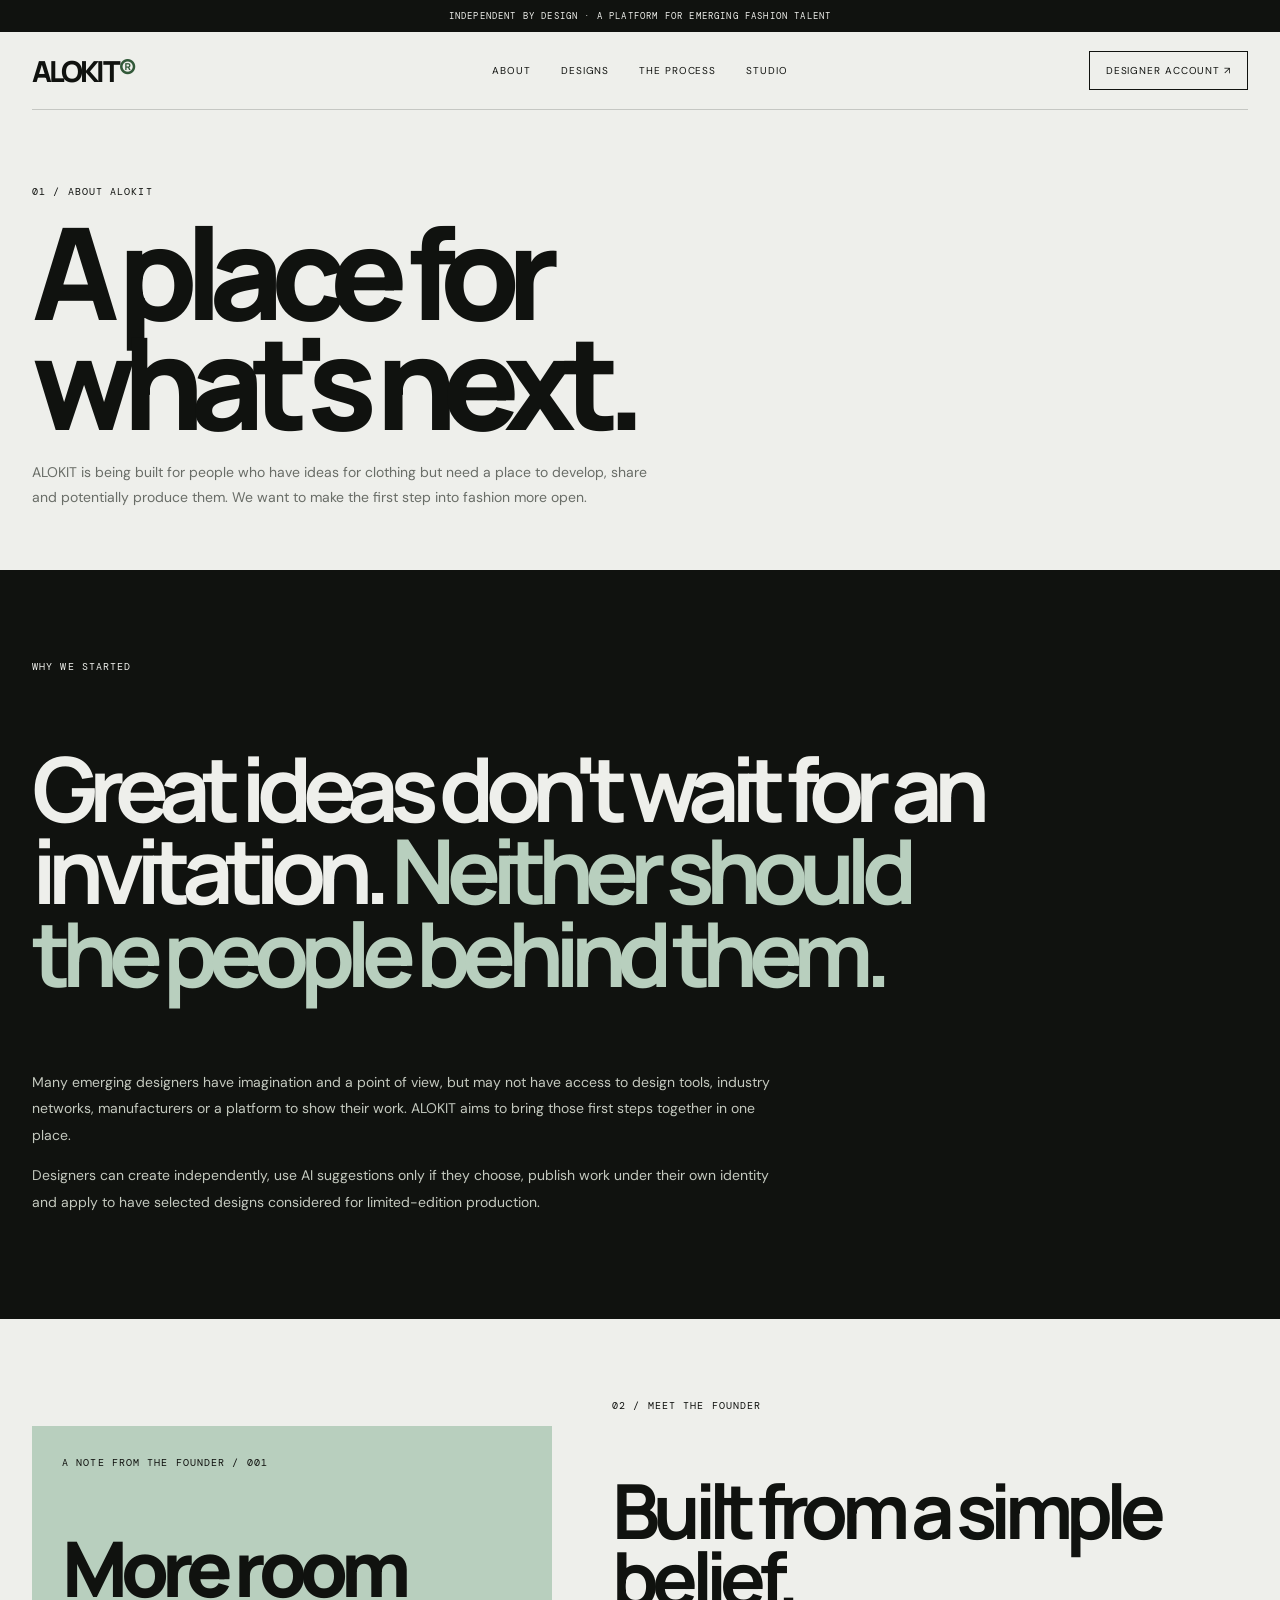
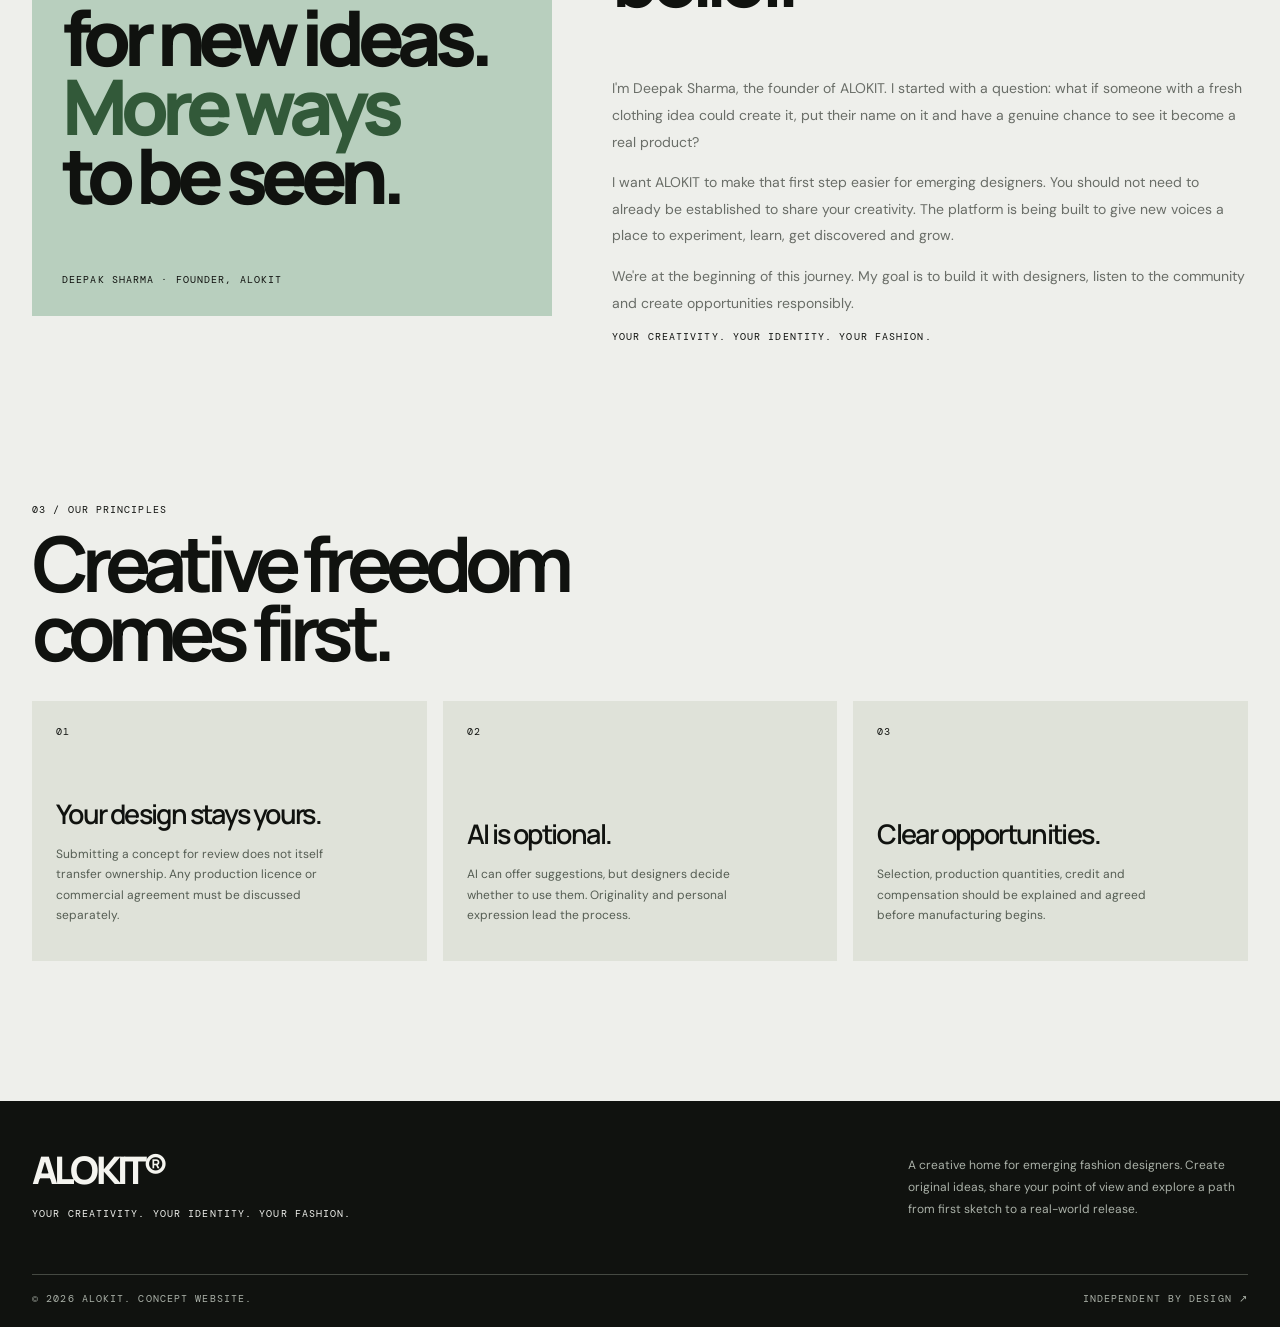
<file: about.html>
<!doctype html><html lang="en"><head><meta charset="utf-8"><meta name="viewport" content="width=device-width,initial-scale=1"><title>About ALOKIT — The idea and the founder</title><link rel="stylesheet" href="assets/style.css"></head><body><div class="topbar">Independent by design · A platform for emerging fashion talent</div>
<header class="wrap nav"><a class="brand" href="index.html">ALOKIT<span>®</span></a>
<nav class="navlinks" id="navlinks"><a href="about.html">About</a><a href="designs.html">Designs</a><a href="process.html">The process</a><a href="studio.html">Studio</a></nav>
<a class="nav-action" href="account.html?next=studio.html">Designer account ↗</a><button class="menu" id="menu" aria-label="Open navigation">☰</button></header><main>
<section class="wrap page-hero"><div class="mono">01 / About ALOKIT</div><h1>A place for<br>what's next.</h1><p>ALOKIT is being built for people who have ideas for clothing but need a place to develop, share and potentially produce them. We want to make the first step into fashion more open.</p></section>
<section class="manifesto"><div class="wrap"><div class="mono">Why we started</div><h2>Great ideas don't wait for an invitation. <em>Neither should the people behind them.</em></h2><p>Many emerging designers have imagination and a point of view, but may not have access to design tools, industry networks, manufacturers or a platform to show their work. ALOKIT aims to bring those first steps together in one place.</p><p>Designers can create independently, use AI suggestions only if they choose, publish work under their own identity and apply to have selected designs considered for limited-edition production.</p></div></section>
<section class="wrap section founder" id="founder"><div class="founder-art"><div class="mono">A note from the founder / 001</div><strong>More room<br>for new ideas.<br><span style="color:var(--forest)">More ways</span><br>to be seen.</strong><div class="mono">DEEPAK SHARMA · FOUNDER, ALOKIT</div></div><div class="founder-copy"><div class="mono">02 / Meet the founder</div><h2>Built from a simple belief.</h2><p>I'm Deepak Sharma, the founder of ALOKIT. I started with a question: what if someone with a fresh clothing idea could create it, put their name on it and have a genuine chance to see it become a real product?</p><p>I want ALOKIT to make that first step easier for emerging designers. You should not need to already be established to share your creativity. The platform is being built to give new voices a place to experiment, learn, get discovered and grow.</p><p>We're at the beginning of this journey. My goal is to build it with designers, listen to the community and create opportunities responsibly.</p><div class="mono">YOUR CREATIVITY. YOUR IDENTITY. YOUR FASHION.</div></div></section>
<section class="wrap section"><div class="section-head"><div><div class="mono">03 / Our principles</div><h2>Creative freedom<br>comes first.</h2></div></div><div class="grid3"><article class="tile"><div class="mono">01</div><div><h3>Your design stays yours.</h3><p>Submitting a concept for review does not itself transfer ownership. Any production licence or commercial agreement must be discussed separately.</p></div></article><article class="tile"><div class="mono">02</div><div><h3>AI is optional.</h3><p>AI can offer suggestions, but designers decide whether to use them. Originality and personal expression lead the process.</p></div></article><article class="tile"><div class="mono">03</div><div><h3>Clear opportunities.</h3><p>Selection, production quantities, credit and compensation should be explained and agreed before manufacturing begins.</p></div></article></div></section>
</main><footer class="footer"><div class="wrap"><div class="footer-top"><div><div class="brand" style="color:#f4f4ef;font-size:38px">ALOKIT®</div><div class="mono" style="margin-top:12px">Your creativity. Your identity. Your fashion.</div></div><p>A creative home for emerging fashion designers. Create original ideas, share your point of view and explore a path from first sketch to a real-world release.</p></div><div class="footer-bottom mono"><span>© 2026 ALOKIT. Concept website.</span><span>Independent by design ↗</span></div></div></footer><script>const menu=document.getElementById('menu');if(menu)menu.onclick=()=>document.getElementById('navlinks').classList.toggle('open');</script></body></html>
</file>
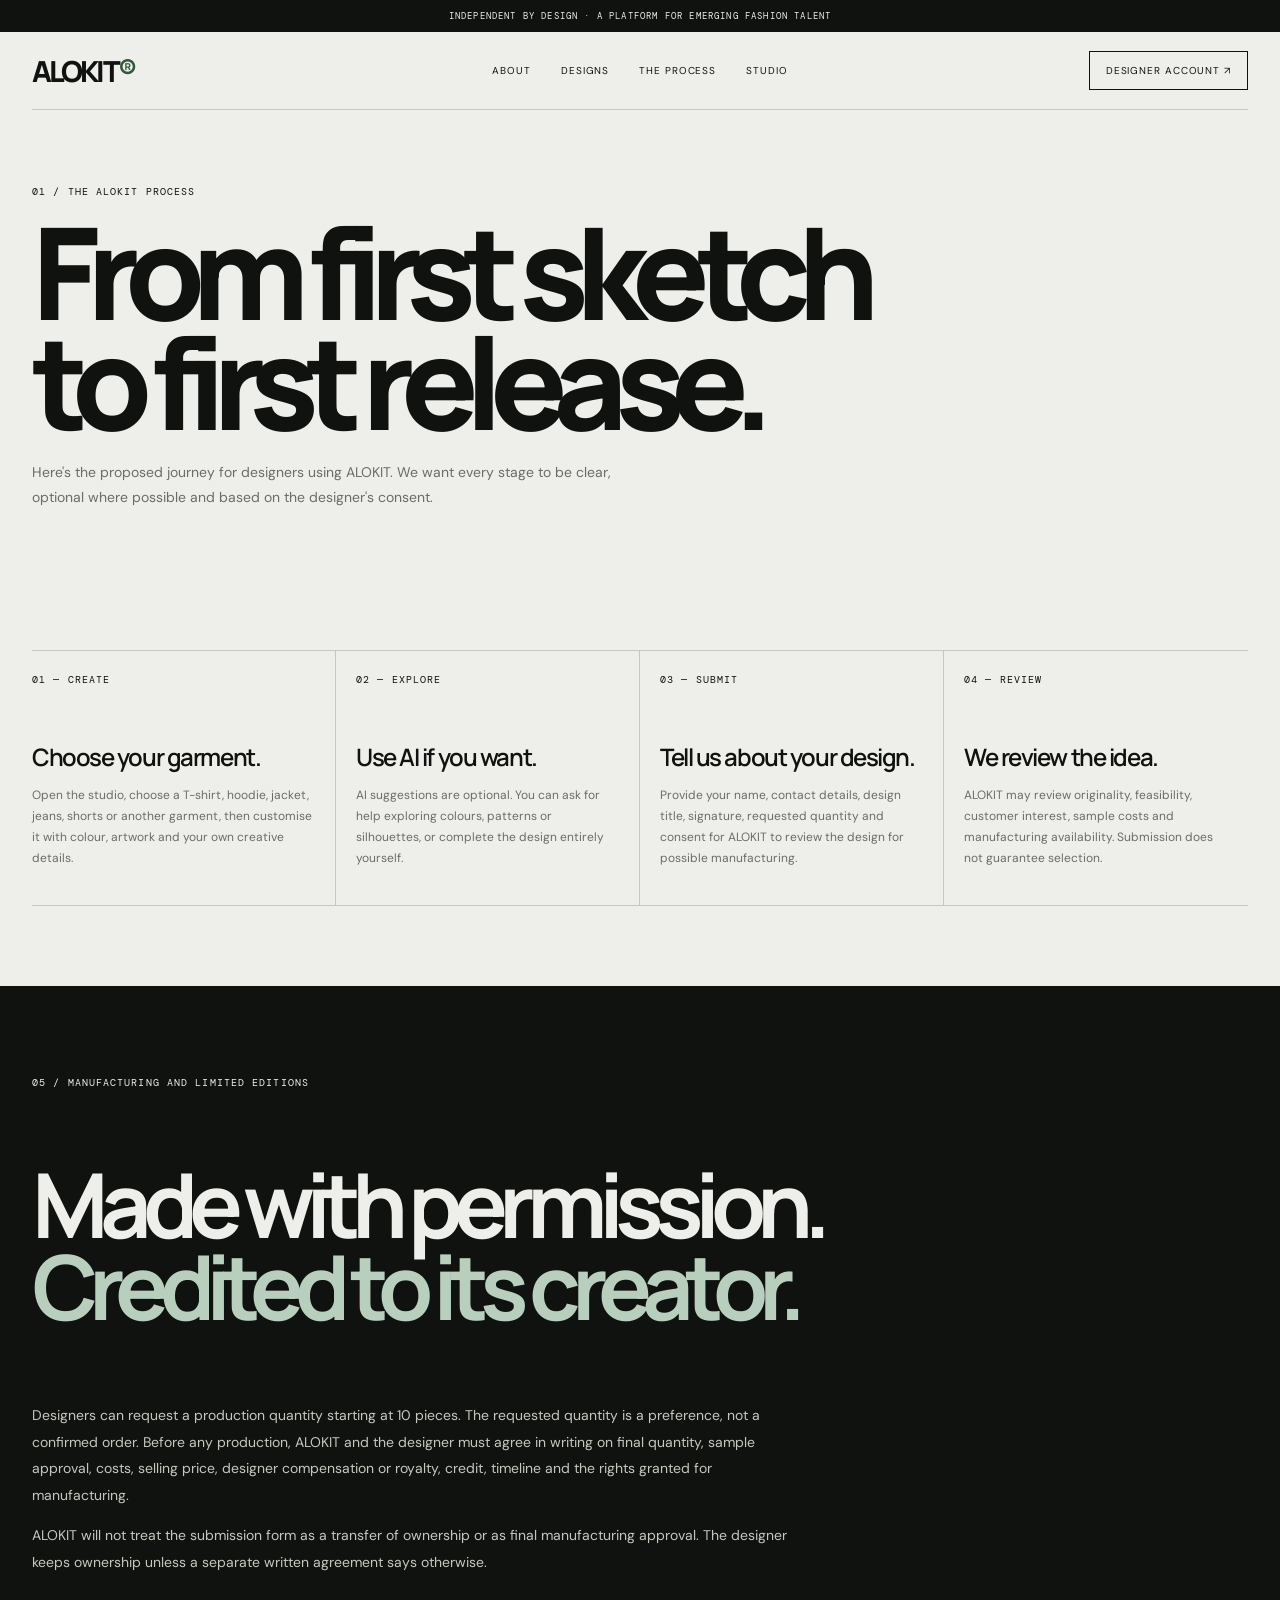
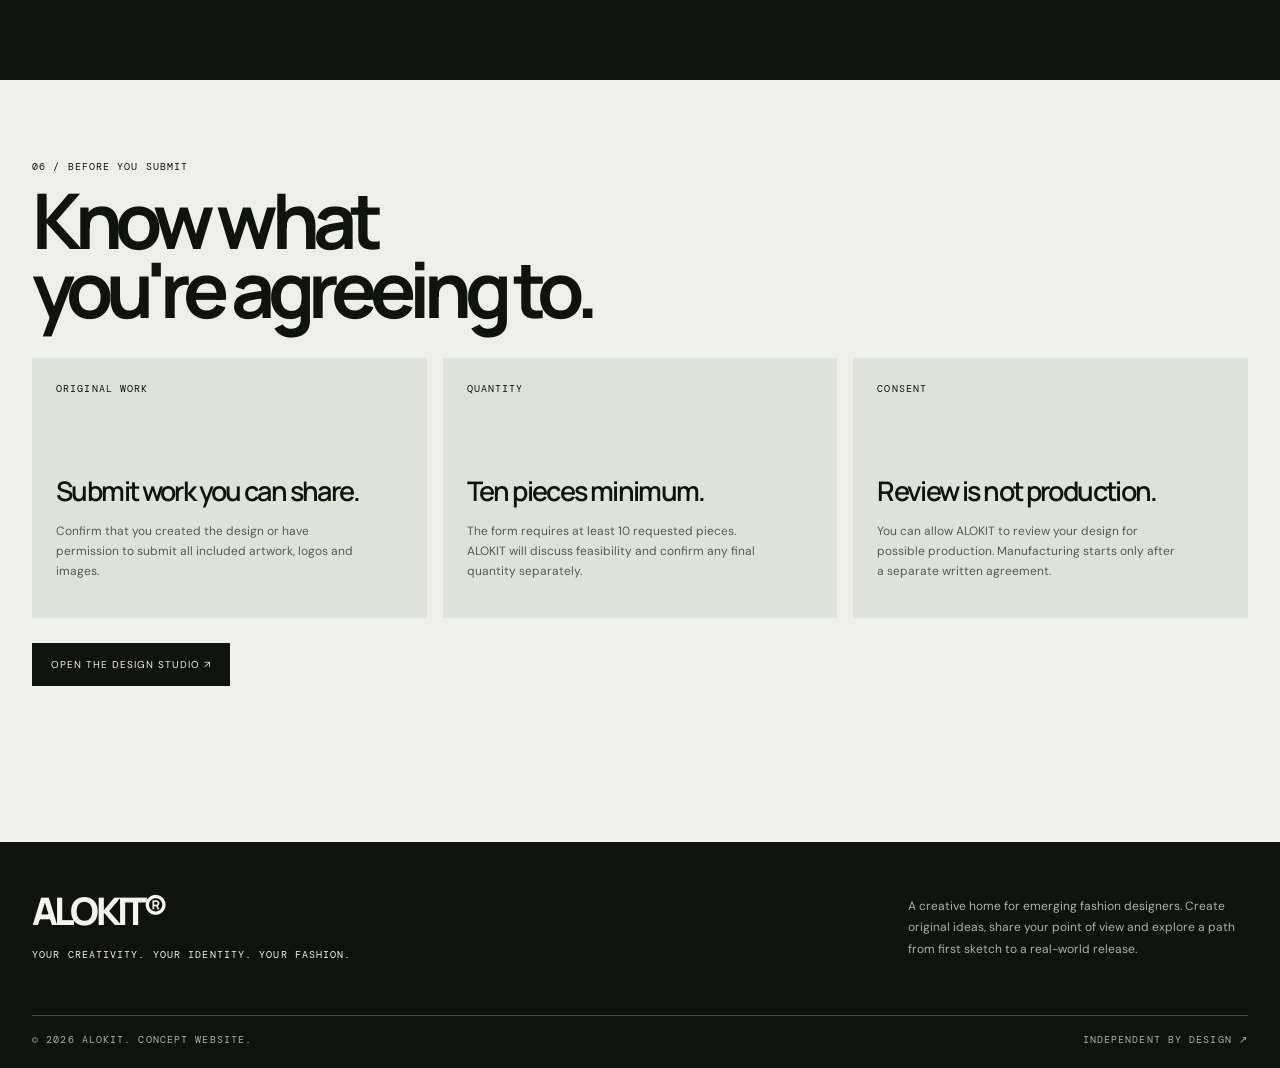
<file: process.html>
<!doctype html><html lang="en"><head><meta charset="utf-8"><meta name="viewport" content="width=device-width,initial-scale=1"><title>How it works — ALOKIT</title><link rel="stylesheet" href="assets/style.css"></head><body><div class="topbar">Independent by design · A platform for emerging fashion talent</div>
<header class="wrap nav"><a class="brand" href="index.html">ALOKIT<span>®</span></a>
<nav class="navlinks" id="navlinks"><a href="about.html">About</a><a href="designs.html">Designs</a><a href="process.html">The process</a><a href="studio.html">Studio</a></nav>
<a class="nav-action" href="account.html?next=studio.html">Designer account ↗</a><button class="menu" id="menu" aria-label="Open navigation">☰</button></header><main>
<section class="wrap page-hero"><div class="mono">01 / The ALOKIT process</div><h1>From first sketch<br>to first release.</h1><p>Here's the proposed journey for designers using ALOKIT. We want every stage to be clear, optional where possible and based on the designer's consent.</p></section>
<section class="wrap section"><div class="steps">
<article class="step"><div class="mono">01 — Create</div><h3>Choose your garment.</h3><p>Open the studio, choose a T-shirt, hoodie, jacket, jeans, shorts or another garment, then customise it with colour, artwork and your own creative details.</p></article>
<article class="step"><div class="mono">02 — Explore</div><h3>Use AI if you want.</h3><p>AI suggestions are optional. You can ask for help exploring colours, patterns or silhouettes, or complete the design entirely yourself.</p></article>
<article class="step"><div class="mono">03 — Submit</div><h3>Tell us about your design.</h3><p>Provide your name, contact details, design title, signature, requested quantity and consent for ALOKIT to review the design for possible manufacturing.</p></article>
<article class="step"><div class="mono">04 — Review</div><h3>We review the idea.</h3><p>ALOKIT may review originality, feasibility, customer interest, sample costs and manufacturing availability. Submission does not guarantee selection.</p></article>
</div></section>
<section class="manifesto"><div class="wrap"><div class="mono">05 / Manufacturing and limited editions</div><h2>Made with permission.<br><em>Credited to its creator.</em></h2><p>Designers can request a production quantity starting at 10 pieces. The requested quantity is a preference, not a confirmed order. Before any production, ALOKIT and the designer must agree in writing on final quantity, sample approval, costs, selling price, designer compensation or royalty, credit, timeline and the rights granted for manufacturing.</p><p>ALOKIT will not treat the submission form as a transfer of ownership or as final manufacturing approval. The designer keeps ownership unless a separate written agreement says otherwise.</p></div></section>
<section class="wrap section"><div class="section-head"><div><div class="mono">06 / Before you submit</div><h2>Know what<br>you're agreeing to.</h2></div></div><div class="grid3"><article class="tile"><div class="mono">Original work</div><div><h3>Submit work you can share.</h3><p>Confirm that you created the design or have permission to submit all included artwork, logos and images.</p></div></article><article class="tile"><div class="mono">Quantity</div><div><h3>Ten pieces minimum.</h3><p>The form requires at least 10 requested pieces. ALOKIT will discuss feasibility and confirm any final quantity separately.</p></div></article><article class="tile"><div class="mono">Consent</div><div><h3>Review is not production.</h3><p>You can allow ALOKIT to review your design for possible production. Manufacturing starts only after a separate written agreement.</p></div></article></div><p style="margin-top:25px"><a class="btn" href="studio.html">Open the design studio ↗</a></p></section>
</main><footer class="footer"><div class="wrap"><div class="footer-top"><div><div class="brand" style="color:#f4f4ef;font-size:38px">ALOKIT®</div><div class="mono" style="margin-top:12px">Your creativity. Your identity. Your fashion.</div></div><p>A creative home for emerging fashion designers. Create original ideas, share your point of view and explore a path from first sketch to a real-world release.</p></div><div class="footer-bottom mono"><span>© 2026 ALOKIT. Concept website.</span><span>Independent by design ↗</span></div></div></footer><script>const menu=document.getElementById('menu');if(menu)menu.onclick=()=>document.getElementById('navlinks').classList.toggle('open');</script></body></html>
</file>
<file: assets/style.css>
@import url('https://fonts.googleapis.com/css2?family=DM+Mono:wght@400;500&family=DM+Sans:wght@400;500;600;700&family=Manrope:wght@400;500;600;700;800&display=swap');
:root{--paper:#eeefeb;--ink:#10120f;--sage:#b8cfbe;--forest:#325939;--muted:#696d67;--line:rgba(16,18,15,.18);--lime:#d7f36c;--display:Manrope,Arial,sans-serif;--body:"DM Sans",Arial,sans-serif;--mono:"DM Mono",monospace}
*{box-sizing:border-box}html{scroll-behavior:smooth}body{margin:0;background:var(--paper);color:var(--ink);font-family:var(--body)}a{color:inherit;text-decoration:none}button,input,select,textarea{font:inherit}button{cursor:pointer}.wrap{width:min(1360px,calc(100% - 64px));margin:auto}.mono{font:10px var(--mono);letter-spacing:.11em;text-transform:uppercase}.muted{color:var(--muted)}.topbar{height:32px;background:var(--ink);color:var(--paper);display:grid;place-items:center;font:9px var(--mono);letter-spacing:.13em;text-transform:uppercase}.nav{height:78px;display:grid;grid-template-columns:1fr 2fr 1fr;align-items:center;border-bottom:1px solid var(--line)}.brand{font:800 29px var(--display);letter-spacing:-.1em}.brand span{color:var(--forest)}.navlinks{display:flex;justify-content:center;gap:30px}.navlinks a,.nav-action{font-size:10px;letter-spacing:.09em;text-transform:uppercase}.navlinks a:hover{color:var(--forest)}.nav-action{justify-self:end;border:1px solid var(--ink);padding:12px 16px}.nav-action:hover,.btn:hover{background:var(--lime);color:var(--ink)}.menu{display:none;border:0;background:none;font-size:24px}.ticker{overflow:hidden;background:var(--sage);padding:16px 0;white-space:nowrap}.ticker-track{display:inline-block;min-width:max-content;animation:marquee 28s linear infinite;font:700 17px var(--display);text-transform:uppercase}.ticker-track span{padding:0 30px}.ticker-track b{color:var(--forest)}@keyframes marquee{from{transform:translateX(0)}to{transform:translateX(-50%)}}.eyebrow{color:var(--muted)}.btn{display:inline-flex;align-items:center;justify-content:space-between;gap:30px;padding:14px 18px;background:var(--ink);color:var(--paper);border:1px solid var(--ink);font-size:10px;letter-spacing:.1em;text-transform:uppercase}.btn.secondary{background:transparent;color:var(--ink)}.page-hero{padding:75px 0 45px}.page-hero h1{font:800 clamp(56px,10vw,138px)/.86 var(--display);letter-spacing:-.105em;margin:18px 0 24px}.page-hero p{font-size:14px;line-height:1.8;max-width:620px;color:var(--muted)}.section{padding:80px 0}.section-head{display:flex;justify-content:space-between;align-items:end;gap:30px;margin-bottom:35px}.section-head h2{font:700 clamp(42px,6vw,78px)/.9 var(--display);letter-spacing:-.09em;margin:12px 0 0}.section-head p{max-width:340px;color:var(--muted);font-size:13px;line-height:1.8}.grid3{display:grid;grid-template-columns:repeat(3,1fr);gap:16px}.tile{background:#dfe2d9;min-height:260px;padding:24px;display:flex;flex-direction:column;justify-content:space-between}.tile h3{font:600 27px var(--display);letter-spacing:-.06em;margin:12px 0}.tile p{font-size:12px;line-height:1.7;color:#555d53;max-width:300px}.manifesto{background:var(--ink);color:var(--paper);padding:90px 0}.manifesto h2{font:700 clamp(44px,7vw,96px)/.92 var(--display);letter-spacing:-.1em;max-width:1000px}.manifesto h2 em{color:var(--sage);font-style:normal}.manifesto p{max-width:760px;color:#c4c9bf;line-height:1.9;font-size:14px}.founder{display:grid;grid-template-columns:.9fr 1.1fr;gap:60px;align-items:center}.founder-art{min-height:490px;background:var(--sage);padding:30px;display:flex;flex-direction:column;justify-content:space-between}.founder-art strong{font:800 clamp(45px,6vw,78px)/.9 var(--display);letter-spacing:-.09em}.founder-copy h2{font:700 clamp(44px,6vw,76px)/.9 var(--display);letter-spacing:-.09em}.founder-copy p{font-size:14px;line-height:1.9;color:var(--muted)}.card-img{height:360px;background:#d4d8ce;overflow:hidden}.card-img img{width:100%;height:100%;object-fit:cover}.design-card h3{font:600 17px var(--display);margin:14px 0 5px}.design-card p{font-size:11px;color:var(--muted);margin:0}.steps{display:grid;grid-template-columns:repeat(4,1fr);border-block:1px solid var(--line)}.step{padding:22px 20px 24px 0;border-right:1px solid var(--line);min-height:220px}.step+.step{padding-left:20px}.step:last-child{border:0}.step h3{font:600 24px var(--display);letter-spacing:-.06em;margin:54px 0 9px}.step p{font-size:12px;line-height:1.75;color:var(--muted)}.footer{background:var(--ink);color:var(--paper);padding:42px 0 22px;margin-top:60px}.footer-top,.footer-bottom{display:flex;justify-content:space-between;gap:20px}.footer-top{padding-bottom:42px}.footer p{max-width:340px;color:#aab1a8;font-size:12px;line-height:1.8}.footer-bottom{border-top:1px solid #454942;padding-top:17px;color:#aab1a8}.studio-shell{display:grid;grid-template-columns:260px 1fr;gap:20px;align-items:start;padding:35px 0 80px}.studio-side,.studio-main{background:#f8f8f4;border:1px solid var(--line)}.studio-side{padding:20px;position:sticky;top:15px}.studio-side h3{font:600 18px var(--display);margin:0 0 14px}.category-list{display:grid;gap:7px}.category-btn{background:transparent;border:1px solid var(--line);padding:11px 12px;text-align:left;display:flex;justify-content:space-between;font-size:11px}.category-btn.active,.category-btn:hover{background:var(--ink);color:white}.category-btn span{opacity:.6}.side-note{font-size:10px;line-height:1.7;color:var(--muted);margin-top:18px}.studio-main{padding:22px}.studio-head{display:flex;justify-content:space-between;align-items:center;gap:15px;border-bottom:1px solid var(--line);padding-bottom:15px}.studio-head h2{font:700 26px var(--display);letter-spacing:-.06em;margin:4px 0}.studio-workspace{display:grid;grid-template-columns:minmax(0,1fr) 220px;gap:18px;padding-top:18px}.preview-stage{background:#e7e9e2;min-height:520px;display:grid;place-items:center;position:relative;overflow:hidden}.preview-stage:before{content:"ALOKIT / DESIGN PREVIEW";position:absolute;left:15px;top:14px;font:9px var(--mono);color:#778075}.garment-svg{width:min(80%,480px);height:450px;overflow:visible;filter:drop-shadow(0 20px 18px rgba(0,0,0,.12))}.garment-fill{fill:var(--garment,#e7e3d8);stroke:#30372f;stroke-width:2;stroke-linejoin:round}.garment-line{fill:none;stroke:#30372f;stroke-width:2;opacity:.6}.garment-text{font:16px var(--mono);fill:#30372f;letter-spacing:1px}.uploaded-design{max-width:120px;max-height:130px;object-fit:contain;position:absolute;left:50%;top:47%;transform:translate(-50%,-50%);mix-blend-mode:multiply;pointer-events:none}.draw-area{position:absolute;inset:0;width:100%;height:100%;touch-action:none;cursor:crosshair}.studio-controls{display:grid;align-content:start;gap:15px}.control-group{border-bottom:1px solid var(--line);padding-bottom:14px}.control-group label,.field label{display:block;font:10px var(--mono);text-transform:uppercase;letter-spacing:.08em;margin-bottom:8px}.swatches{display:flex;flex-wrap:wrap;gap:8px}.swatch{width:27px;height:27px;border:1px solid #8a8d85;border-radius:50%;cursor:pointer}.swatch.selected{outline:2px solid var(--ink);outline-offset:3px}.tool-row{display:flex;flex-wrap:wrap;gap:6px}.tool{border:1px solid var(--line);background:transparent;padding:9px 10px;font-size:10px}.tool.active,.tool:hover{background:var(--ink);color:white}.studio-fields{display:grid;grid-template-columns:1fr 1fr;gap:10px;margin-top:18px}.field input,.field select,.field textarea,.consent-form input,.consent-form select,.consent-form textarea{width:100%;border:1px solid var(--line);background:white;padding:12px;font-size:12px;color:var(--ink)}.studio-actions{display:flex;justify-content:space-between;align-items:center;gap:10px;margin-top:18px}.studio-hint{font-size:10px;color:var(--muted);line-height:1.6}.modal-backdrop{position:fixed;inset:0;background:rgba(10,12,10,.72);display:none;align-items:center;justify-content:center;padding:20px;z-index:20}.modal-backdrop.open{display:flex}.modal{background:var(--paper);width:min(760px,100%);max-height:92vh;overflow:auto;padding:26px}.modal-head{display:flex;justify-content:space-between;align-items:start;border-bottom:1px solid var(--line);padding-bottom:15px}.modal-head h2{font:700 34px var(--display);letter-spacing:-.07em;margin:6px 0}.close-modal{border:0;background:none;font-size:25px}.consent-form{padding-top:18px}.form-grid{display:grid;grid-template-columns:1fr 1fr;gap:13px}.form-field.full{grid-column:1/-1}.form-field label{display:block;font:10px var(--mono);text-transform:uppercase;letter-spacing:.07em;margin-bottom:7px}.form-field small{display:block;color:var(--muted);font-size:10px;line-height:1.5;margin-top:5px}.consent-box{background:#e3e6dd;padding:14px;margin:15px 0;font-size:11px;line-height:1.7}.checkline{display:flex;gap:9px;align-items:flex-start;font-size:11px;line-height:1.6;margin:12px 0}.checkline input{width:auto;margin-top:2px}.success-panel{display:none;padding:25px;background:#dce8d9;margin-top:18px}.success-panel.show{display:block}.success-panel h3{font:600 24px var(--display)}.pill{display:inline-block;padding:6px 9px;background:var(--sage);font:9px var(--mono);text-transform:uppercase}
@media(max-width:900px){.wrap{width:calc(100% - 36px)}.nav{grid-template-columns:1fr 1fr}.navlinks{display:none;position:absolute;top:110px;left:0;right:0;background:var(--paper);padding:22px;z-index:10;flex-direction:column}.navlinks.open{display:flex}.menu{display:block;justify-self:end}.nav-action{display:none}.studio-shell{grid-template-columns:1fr}.studio-side{position:static}.category-list{grid-template-columns:repeat(3,1fr)}.studio-workspace{grid-template-columns:1fr}.studio-controls{grid-template-columns:repeat(2,1fr)}.founder{grid-template-columns:1fr}.steps{grid-template-columns:1fr 1fr}.step:nth-child(2){border-right:0}.step:nth-child(3){padding-left:0;border-top:1px solid var(--line)}.step:nth-child(4){border-top:1px solid var(--line)}.grid3{grid-template-columns:1fr 1fr}}
@media(max-width:560px){.wrap{width:calc(100% - 28px)}.page-hero{padding:48px 0 25px}.page-hero h1{font-size:60px}.category-list{grid-template-columns:1fr 1fr}.studio-main{padding:12px}.preview-stage{min-height:390px}.garment-svg{height:340px}.studio-controls{grid-template-columns:1fr 1fr}.studio-fields,.form-grid{grid-template-columns:1fr}.form-field.full{grid-column:auto}.studio-actions{flex-direction:column;align-items:stretch}.grid3,.steps{grid-template-columns:1fr}.step,.step+.step{padding:18px 0;border-right:0;border-bottom:1px solid var(--line);min-height:0}.step h3{margin:24px 0 8px}.footer-top,.footer-bottom{flex-direction:column}.founder-art{min-height:340px}}


/* Studio v2 interactive preview */
.preview-stage{perspective:1100px;touch-action:pan-y}
.turntable{position:absolute;inset:0;display:grid;place-items:center;transform-style:preserve-3d;transition:transform .16s ease-out;pointer-events:none}
.turntable .garment-svg{backface-visibility:visible;transform-style:preserve-3d}
.preview-stage.rotate-mode{cursor:ew-resize}
.preview-stage.rotate-mode .draw-area{pointer-events:none}
.preview-stage.custom-mode{background-color:#f0f0e9;background-image:linear-gradient(rgba(50,89,57,.08) 1px,transparent 1px),linear-gradient(90deg,rgba(50,89,57,.08) 1px,transparent 1px);background-size:24px 24px}
.custom-board{display:none;position:absolute;width:min(72%,520px);height:76%;border:1px dashed #657565;background:rgba(255,255,255,.46);box-shadow:0 18px 35px rgba(0,0,0,.08);align-items:center;justify-content:center;flex-direction:column;gap:10px;color:#6b7569;text-align:center;pointer-events:none;z-index:1}
.custom-board strong{font:700 clamp(22px,3vw,38px) var(--display);letter-spacing:-.07em;color:#384b3a}
.custom-board span{font:9px var(--mono);letter-spacing:.1em;text-transform:uppercase}
.preview-stage.custom-mode .custom-board{display:flex}
.preview-stage.custom-mode .garment-svg{display:none}
.preview-stage.custom-mode .uploaded-design{z-index:2}
.preview-stage.custom-mode .draw-area{z-index:6;pointer-events:auto;cursor:crosshair;touch-action:none}
.turntable-controls{display:flex;gap:6px;flex-wrap:wrap}
.rotation-readout{font:9px var(--mono);color:var(--muted);padding-top:7px}
@media(max-width:560px){.turntable-controls .tool{flex:1}}


/* Material controls and cleaner custom-canvas artwork placement */
.material-select{width:100%;padding:10px 9px;border:1px solid var(--line);background:#fff;color:var(--ink);font-size:11px}
.material-info{font-size:10px;line-height:1.65;color:var(--muted);margin-top:8px;min-height:32px}
.material-swatches{display:flex;gap:7px;margin-top:8px}
.fabric-chip{display:inline-block;width:35px;height:22px;border:1px solid rgba(0,0,0,.12);border-radius:2px}
.fabric-chip.cotton{background:repeating-linear-gradient(0deg,#e5e0d4 0 2px,#d5d0c4 2px 3px)}
.fabric-chip.weave{background:repeating-linear-gradient(45deg,#c4bda9 0 2px,#e4dfd2 2px 4px)}
.fabric-chip.soft{background:radial-gradient(ellipse at 30% 40%,#f3eee4,#cfc8b9)}
.uploaded-design{max-width:min(58%,420px);max-height:62%;width:auto;height:auto;object-fit:contain;z-index:4;cursor:grab;filter:drop-shadow(0 4px 7px rgba(0,0,0,.12))}
.canvas-upload-hint{display:none;position:absolute;bottom:13px;left:50%;transform:translateX(-50%);z-index:5;padding:7px 10px;background:rgba(248,248,244,.86);font:9px var(--mono);color:#596257;white-space:nowrap;pointer-events:none}
.preview-stage.custom-mode.has-upload .custom-board{display:none!important}
.preview-stage.custom-mode.has-upload .canvas-upload-hint{display:block}
.preview-stage.custom-mode .uploaded-design{max-width:65%;max-height:65%}


/* ALOKIT Studio v4: blank, directly drawable freeform workspace */
.preview-stage.custom-mode .turntable{pointer-events:none;transform:none!important}
.preview-stage.custom-mode .draw-area{pointer-events:auto!important;z-index:8;display:block;cursor:crosshair;touch-action:none}
.preview-stage.custom-mode .custom-board{display:none!important}
.preview-stage.custom-mode .uploaded-design{z-index:4;pointer-events:none}
.preview-stage.custom-mode{cursor:crosshair}
.preview-stage.custom-mode .canvas-upload-hint{pointer-events:none}
</file>
